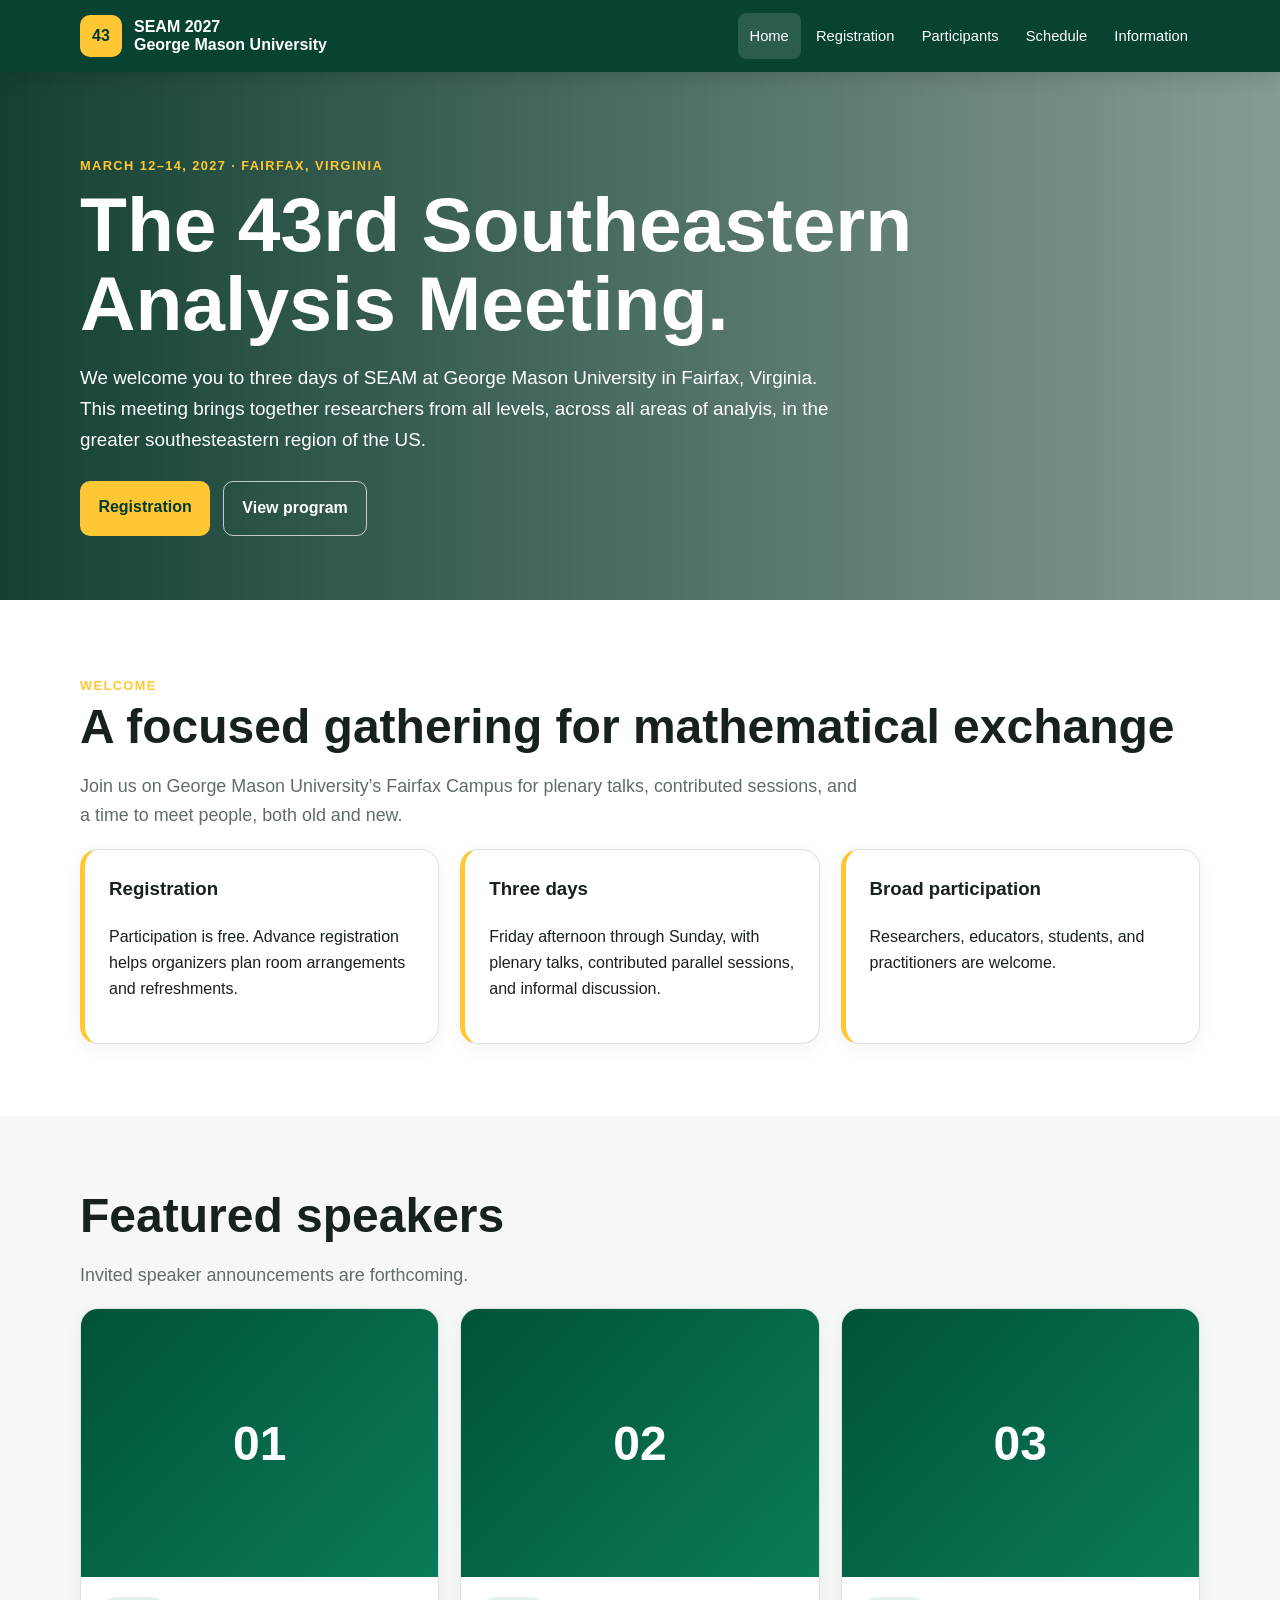
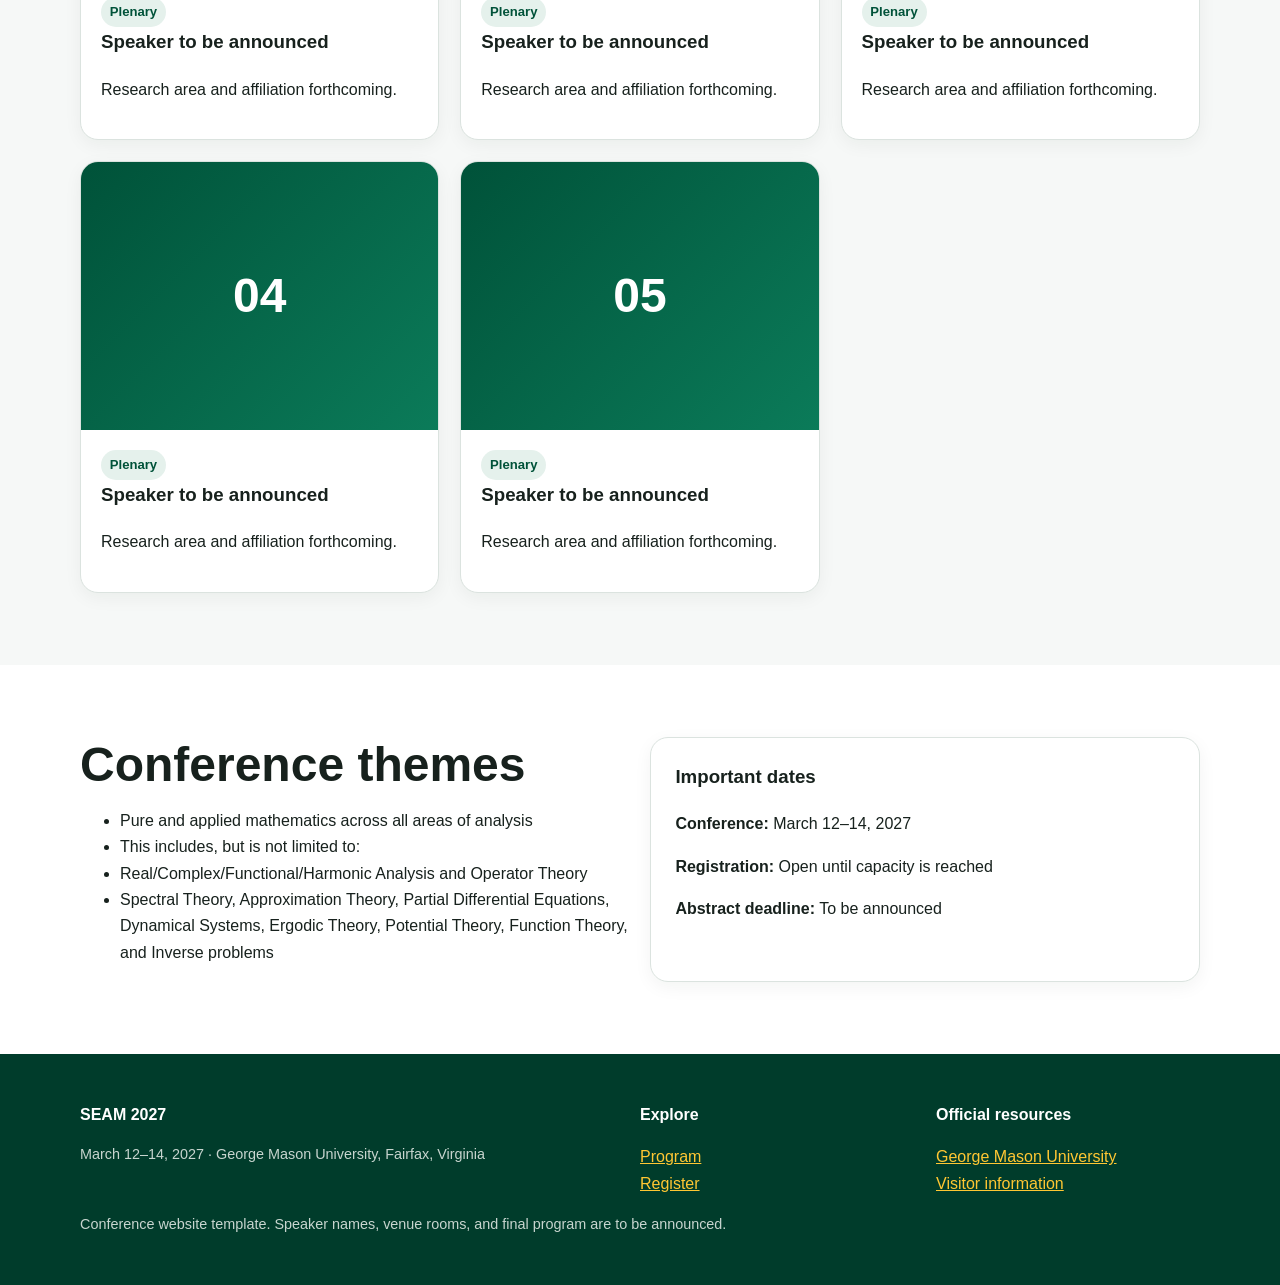
<file: index.html>
<!doctype html>
<html lang="en">
  <head>
    <meta charset="utf-8">
    <meta
      name="viewport"
      content="width=device-width,initial-scale=1"
    >
    <meta
      name="description"
      content="Home for SEAM 43"
    >
    <title>Home | SEAM 43</title>
    <link rel="stylesheet" href="styles.css">
  </head>

  <body>

    <header class="site-header">
      <div class="container nav">
        <a
          class="brand"
          href="index.html"
          aria-current="page"
        >
          <span class="brand-mark">43</span>
          <span>
            SEAM 2027<br>
            George Mason University
          </span>
        </a>

        <button
          class="menu-button"
          aria-label="Toggle navigation"
          aria-expanded="false"
        >
          ☰
        </button>

        <nav class="nav-links" aria-label="Primary">
          <a href="index.html" aria-current="page">Home</a>
          <a href="registration.html">Registration</a>
          <a href="participants.html">Participants</a>
          <a href="schedule.html">Schedule</a>
          <a href="information.html">Information</a>
        </nav>
      </div>
    </header>

    <section class="hero ">
      <div class="container hero-inner">
        <span class="eyebrow">
          March 12–14, 2027 · Fairfax, Virginia
        </span>

        <h1>The 43rd Southeastern Analysis Meeting.</h1>

        <p>
          We welcome you to three days of SEAM at George Mason University in Fairfax, Virginia. This meeting brings together
          researchers from all levels, across all areas of analyis, in the greater southesteastern region of the US.
        </p>

        <div class="button-row">
          <a class="btn" href="registration.html">Registration</a>
          <a class="btn secondary" href="schedule.html">View program</a>
        </div>
      </div>
    </section>

    <main id="main">
      <section>
        <div class="container">
          <span class="eyebrow">Welcome</span>

          <h2 class="section-title">
            A focused gathering for mathematical exchange
          </h2>

          <p class="lead">
            Join us on George Mason University’s Fairfax Campus for plenary
            talks, contributed sessions, and a time to meet people, both old and new.
          </p>

          <div class="grid three">
            <article class="card stat">
              <h3>Registration</h3>

              <p>
                Participation is free. Advance registration helps organizers
                plan room arrangements and refreshments.
              </p>
            </article>

            <article class="card stat">
              <h3>Three days</h3>

              <p>
                Friday afternoon through Sunday, with plenary talks, contributed parallel sessions,
                and informal discussion.
              </p>
            </article>

            <article class="card stat">
              <h3>Broad participation</h3>

              <p>
                Researchers, educators, students, and practitioners are
                welcome.
              </p>
            </article>
          </div>
        </div>
      </section>

      <section class="section-alt">
        <div class="container">
          <h2 class="section-title">Featured speakers</h2>

          <p class="lead">
            Invited speaker announcements are forthcoming.
          </p>

          <div class="grid three">
            <article class="card speaker">
              <div class="speaker-photo">01</div>

              <div class="speaker-body">
                <span class="tag">Plenary</span>
                <h3>Speaker to be announced</h3>
                <p>Research area and affiliation forthcoming.</p>
              </div>
            </article>

            <article class="card speaker">
              <div class="speaker-photo">02</div>

              <div class="speaker-body">
                <span class="tag">Plenary</span>
                <h3>Speaker to be announced</h3>
                <p>Research area and affiliation forthcoming.</p>
              </div>
            </article>

            <article class="card speaker">
              <div class="speaker-photo">03</div>

              <div class="speaker-body">
                <span class="tag">Plenary</span>
                <h3>Speaker to be announced</h3>
                <p>Research area and affiliation forthcoming.</p>
              </div>
            </article>

            <article class="card speaker">
              <div class="speaker-photo">04</div>

              <div class="speaker-body">
                <span class="tag">Plenary</span>
                <h3>Speaker to be announced</h3>
                <p>Research area and affiliation forthcoming.</p>
              </div>
            </article>

            <article class="card speaker">
              <div class="speaker-photo">05</div>

              <div class="speaker-body">
                <span class="tag">Plenary</span>
                <h3>Speaker to be announced</h3>
                <p>Research area and affiliation forthcoming.</p>
              </div>
            </article>
          </div>
        </div>
      </section>

      <section>
        <div class="container grid two">
          <div>
            <h2 class="section-title">Conference themes</h2>

            <ul>
              <li>Pure and applied mathematics across all areas of analysis</li>
              <li>This includes, but is not limited to:</li>
              <li>Real/Complex/Functional/Harmonic Analysis and Operator Theory</li>
              <li>Spectral Theory, Approximation Theory, Partial Differential Equations, Dynamical Systems, Ergodic Theory, Potential Theory, Function Theory, and Inverse problems</li>
            </ul>
          </div>

          <div class="card">
            <h3>Important dates</h3>

            <p>
              <strong>Conference:</strong> March 12–14, 2027
            </p>

            <p>
              <strong>Registration:</strong> Open until capacity is reached
            </p>

            <p>
              <strong>Abstract deadline:</strong> To be announced
            </p>
          </div>
        </div>
      </section>
    </main>

    <footer class="footer">
      <div class="container footer-grid">
        <div>
          <strong>SEAM 2027</strong>

          <p class="fine">
            March 12–14, 2027 · George Mason University, Fairfax, Virginia
          </p>
        </div>

        <div>
          <strong>Explore</strong>

          <p>
            <a href="schedule.html">Program</a><br>
            <a href="registration.html">Register</a>
          </p>
        </div>

        <div>
          <strong>Official resources</strong>

          <p>
            <a href="https://www.gmu.edu/">George Mason University</a><br>
            <a href="https://www3.gmu.edu/resources/visitors/">
              Visitor information
            </a>
          </p>
        </div>
      </div>

      <div class="container fine">
        Conference website template. Speaker names, venue rooms, and final
        program are to be announced.
      </div>
    </footer>

    <script src="site.js"></script>
  </body>
</html>
</file>
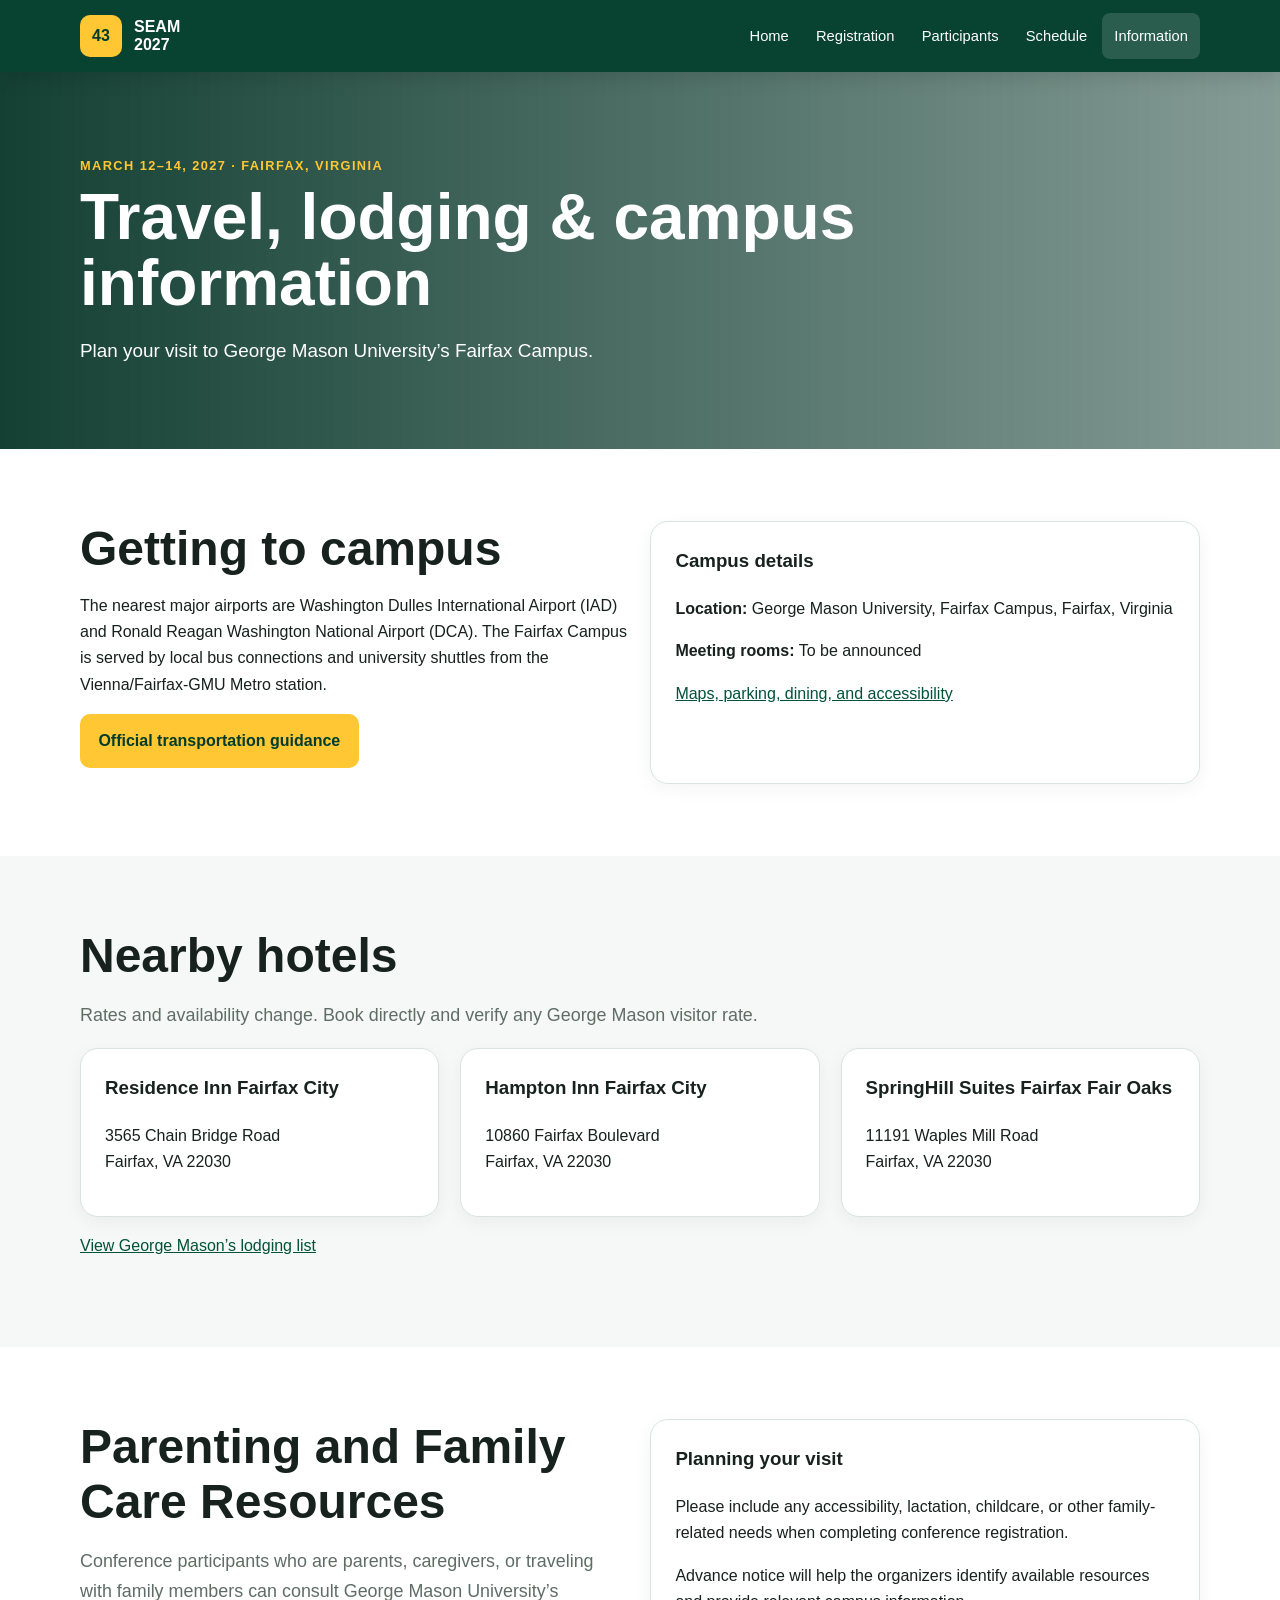
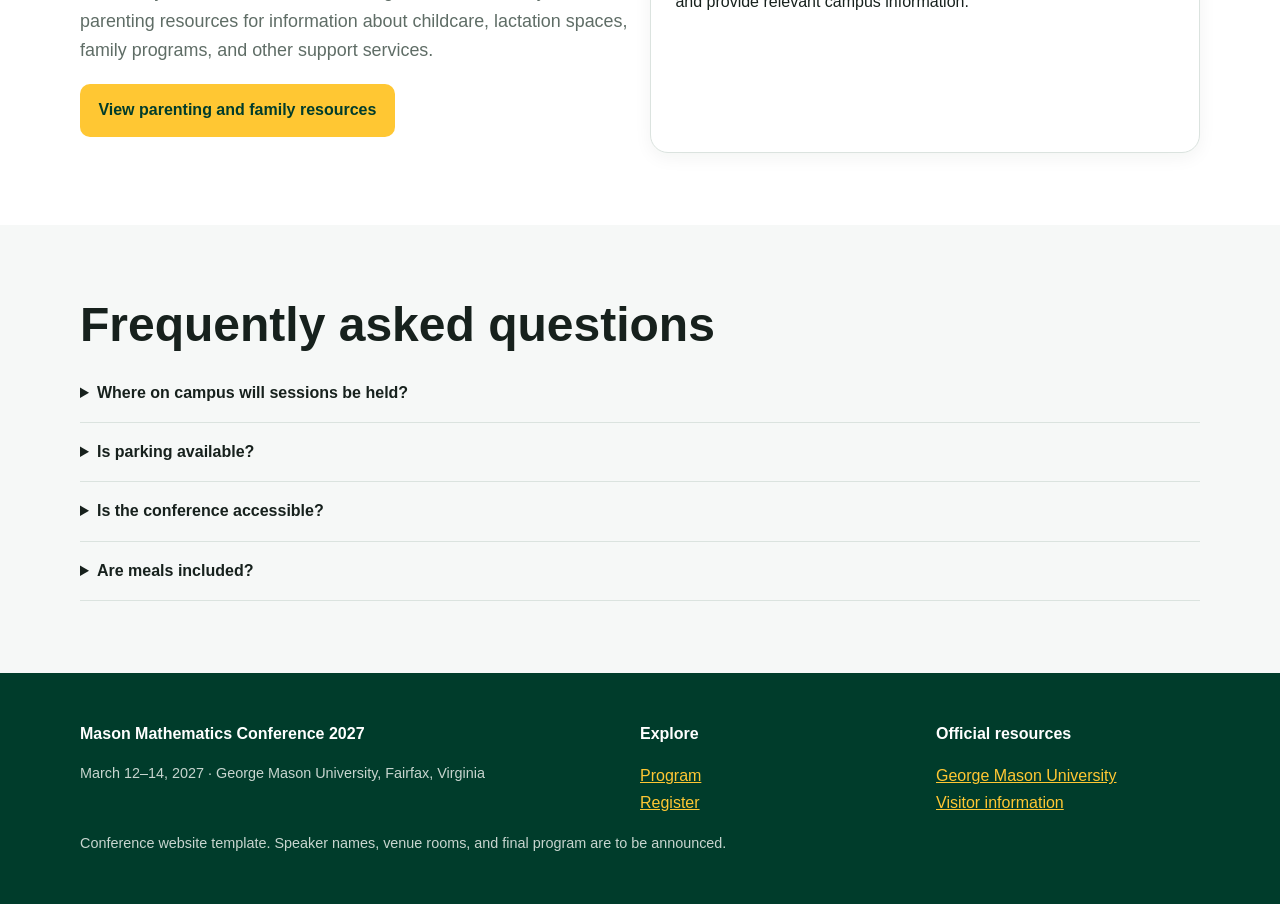
<file: information.html>
<!doctype html>
<html lang="en">
<head>
  <meta charset="utf-8">
  <meta name="viewport" content="width=device-width,initial-scale=1">
  <meta name="description" content="Information for SEAM 2027">
  <title>Information | MSEAM 2027</title>
  <link rel="stylesheet" href="styles.css">
</head>

<body>
  <aainSkip to content</a>

  <header class="site-header">
    <div class="container nav">
      <a class="brand" href="index.html">
        <span class="brand-mark">43</span>
        <span>SEAM<br>2027</span>
      </a>

      <button
        class="menu-button"
        aria-label="Toggle navigation"
        aria-expanded="false"
      >
        ☰
      </button>

      <nav class="nav-links" aria-label="Primary">
        <a href="index.html">Home</a>
        <a href="registration.html">Registration</a>
        <a href="participants.html">Participants</a>
        <a href="schedule.html">Schedule</a>
        <a href="information.html" aria-current="page">Information</a>
      </nav>
    </div>
  </header>

  <section class="hero small">
    <div class="container hero-inner">
      <span class="eyebrow">
        March 12–14, 2027 · Fairfax, Virginia
      </span>
      <h1>Travel, lodging &amp; campus information</h1>
      <p>Plan your visit to George Mason University’s Fairfax Campus.</p>
    </div>
  </section>

  <main id="main">
    <section>
      <div class="container grid two">
        <div>
          <h2 class="section-title">Getting to campus</h2>
          <p>
            The nearest major airports are Washington Dulles International
            Airport (IAD) and Ronald Reagan Washington National Airport (DCA).
            The Fairfax Campus is served by local bus connections and
            university shuttles from the Vienna/Fairfax-GMU Metro station.
          </p>
          <p>
            <a
              class="btn"
              href="https://orientation.gmu.edu/getting-to-campus/"
            >
              Official transportation guidance
            </a>
          </p>
        </div>

        <div class="card">
          <h3>Campus details</h3>
          <p>
            <strong>Location:</strong> George Mason University, Fairfax Campus,
            Fairfax, Virginia
          </p>
          <p><strong>Meeting rooms:</strong> To be announced</p>
          <p>
            <a href="https://www3.gmu.edu/resources/visitors/">
              Maps, parking, dining, and accessibility
            </a>
          </p>
        </div>
      </div>
    </section>

    <section class="section-alt">
      <div class="container">
        <h2 class="section-title">Nearby hotels</h2>
        <p class="lead">
          Rates and availability change. Book directly and verify any George
          Mason visitor rate.
        </p>

        <div class="grid three">
          <article class="card">
            <h3>Residence Inn Fairfax City</h3>
            <p>
              3565 Chain Bridge Road<br>
              Fairfax, VA 22030
            </p>
          </article>

          <article class="card">
            <h3>Hampton Inn Fairfax City</h3>
            <p>
              10860 Fairfax Boulevard<br>
              Fairfax, VA 22030
            </p>
          </article>

          <article class="card">
            <h3>SpringHill Suites Fairfax Fair Oaks</h3>
            <p>
              11191 Waples Mill Road<br>
              Fairfax, VA 22030
            </p>
          </article>
        </div>

        <p>
          <a href="https://masonfamily.gmu.edu/resources/where-to-stay/">
            View George Mason’s lodging list
          </a>
        </p>
      </div>
    </section>

    <section>
      <div class="container grid two">
        <div>
          <h2 class="section-title">
            Parenting and Family Care Resources
          </h2>
          <p class="lead">
            Conference participants who are parents, caregivers, or traveling
            with family members can consult George Mason University’s parenting
            resources for information about childcare, lactation spaces,
            family programs, and other support services.
          </p>
          <p>
            <a
              class="btn"
              href="https://hr.gmu.edu/support-resources/parenting/"
            >
              View parenting and family resources
            </a>
          </p>
        </div>

        <aside class="card">
          <h3>Planning your visit</h3>
          <p>
            Please include any accessibility, lactation, childcare, or other
            family-related needs when completing conference registration.
          </p>
          <p>
            Advance notice will help the organizers identify available
            resources and provide relevant campus information.
          </p>
        </aside>
      </div>
    </section>

    <section class="section-alt">
      <div class="container">
        <h2 class="section-title">Frequently asked questions</h2>

        <details>
          <summary>Where on campus will sessions be held?</summary>
          <p>
            The building and room assignments will be announced with the final
            program.
          </p>
        </details>

        <details>
          <summary>Is parking available?</summary>
          <p>
            Consult George Mason’s visitor information for current options and
            instructions.
          </p>
        </details>

        <details>
          <summary>Is the conference accessible?</summary>
          <p>
            Organizers intend to use accessible meeting spaces. Include
            accommodation requests in registration.
          </p>
        </details>

        <details>
          <summary>Are meals included?</summary>
          <p>
            Refreshment and meal details will appear in the final program.
            On-campus dining options are available.
          </p>
        </details>
      </div>
    </section>
  </main>

  <footer class="footer">
    <div class="container footer-grid">
      <div>
        <strong>Mason Mathematics Conference 2027</strong>
        <p class="fine">
          March 12–14, 2027 · George Mason University, Fairfax, Virginia
        </p>
      </div>

      <div>
        <strong>Explore</strong>
        <p>
          <a href="schedule.html">Program</a><br>
          <a href="registration.html">Register</a>
        </p>
      </div>

      <div>
        <strong>Official resources</strong>
        <p>
          <a href="https://www.gmu.edu/">George Mason University</a><br>
          <a href="https://www3.gmu.edu/resources/visitors/">
            Visitor information
          </a>
        </p>
      </div>
    </div>

    <div class="container fine">
      Conference website template. Speaker names, venue rooms, and final
      program are to be announced.
    </div>
  </footer>

  <script src="site.js"></script>
</body>
</html>
</file>
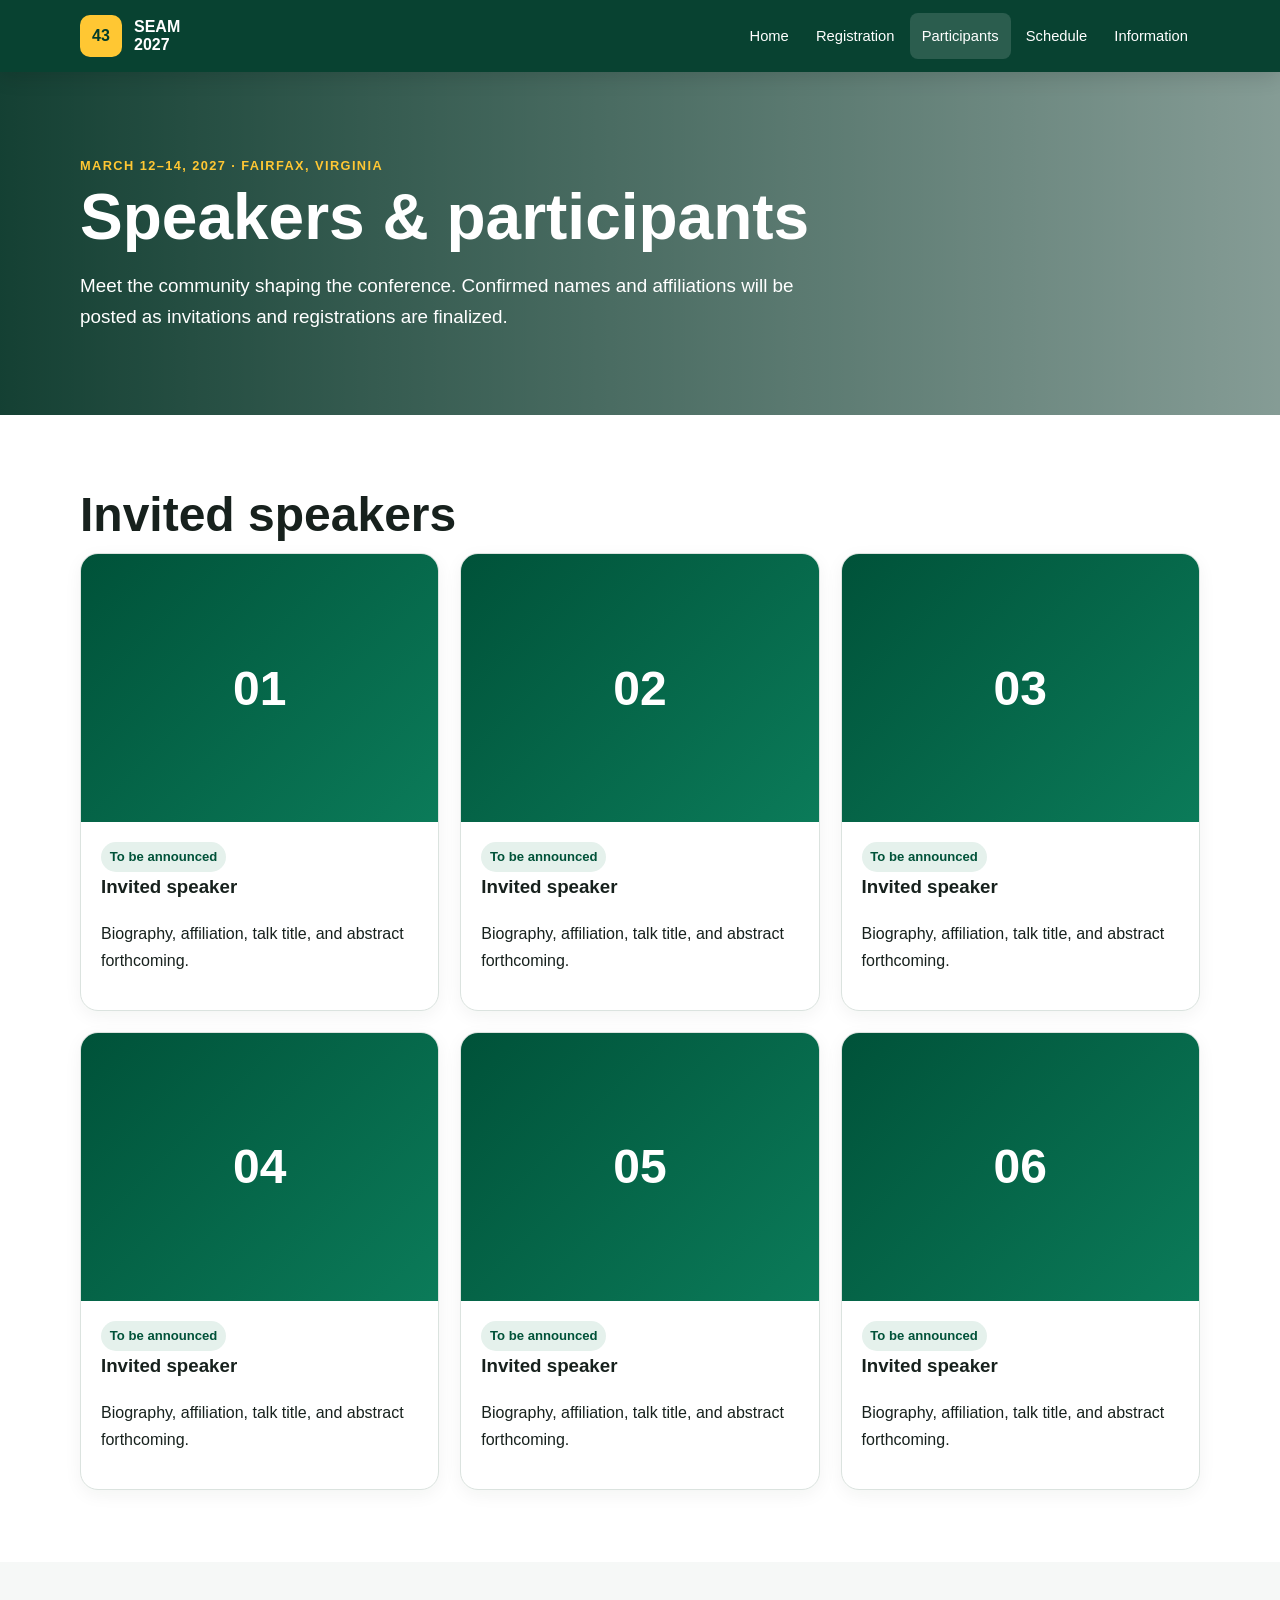
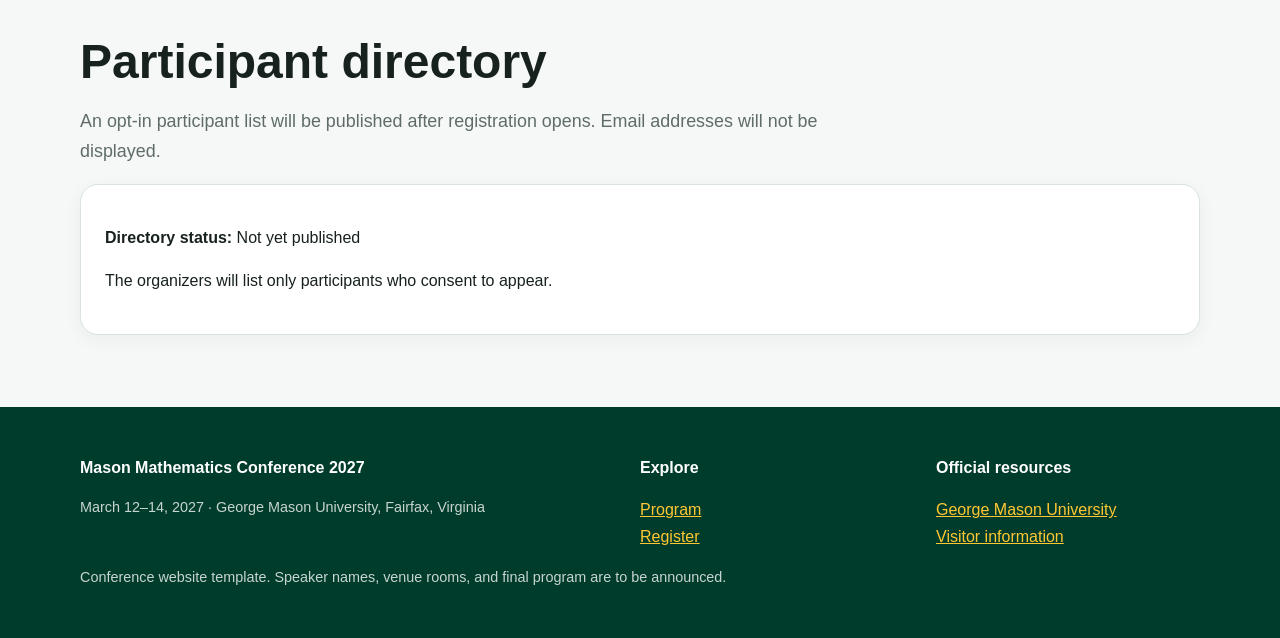
<file: participants.html>
<!doctype html><html lang="en"><head><meta charset="utf-8"><meta name="viewport" content="width=device-width,initial-scale=1"><meta name="description" content="Participants for SEAM 2027">
  <title>Participants | SEAM 2027</title><link rel="stylesheet" href="styles.css"></head><body><a class="skip" href="#main">Skip to content</a><header class="site-header">
    <div class="container nav"><a class="brand" href="index.html"><span class="brand-mark">43</span><span>SEAM<br>2027</span></a><button class="menu-button" aria-label="Toggle navigation" aria-expanded="false">☰</button><nav class="nav-links" aria-label="Primary"><a href="index.html">Home</a><a href="registration.html">Registration</a><a href="participants.html" aria-current="page">Participants</a><a href="schedule.html">Schedule</a><a href="information.html">Information</a></nav></div></header><section class="hero small"><div class="container hero-inner"><span class="eyebrow">March 12–14, 2027 · Fairfax, Virginia</span><h1>Speakers & participants</h1><p>Meet the community shaping the conference. Confirmed names and affiliations will be posted as invitations and registrations are finalized.</p></div></section><main id="main"><section><div class="container"><h2 class="section-title">Invited speakers</h2><div class="grid three"><article class="card speaker"><div class="speaker-photo">01</div><div class="speaker-body"><span class="tag">To be announced</span><h3>Invited speaker</h3><p>Biography, affiliation, talk title, and abstract forthcoming.</p></div></article><article class="card speaker"><div class="speaker-photo">02</div><div class="speaker-body"><span class="tag">To be announced</span><h3>Invited speaker</h3><p>Biography, affiliation, talk title, and abstract forthcoming.</p></div></article><article class="card speaker"><div class="speaker-photo">03</div><div class="speaker-body"><span class="tag">To be announced</span><h3>Invited speaker</h3><p>Biography, affiliation, talk title, and abstract forthcoming.</p></div></article><article class="card speaker"><div class="speaker-photo">04</div><div class="speaker-body"><span class="tag">To be announced</span><h3>Invited speaker</h3><p>Biography, affiliation, talk title, and abstract forthcoming.</p></div></article><article class="card speaker"><div class="speaker-photo">05</div><div class="speaker-body"><span class="tag">To be announced</span><h3>Invited speaker</h3><p>Biography, affiliation, talk title, and abstract forthcoming.</p></div></article><article class="card speaker"><div class="speaker-photo">06</div><div class="speaker-body"><span class="tag">To be announced</span><h3>Invited speaker</h3><p>Biography, affiliation, talk title, and abstract forthcoming.</p></div></article></div></div></section><section class="section-alt"><div class="container"><h2 class="section-title">Participant directory</h2><p class="lead">An opt-in participant list will be published after registration opens. Email addresses will not be displayed.</p><div class="card"><p><strong>Directory status:</strong> Not yet published</p><p>The organizers will list only participants who consent to appear.</p></div></div></section></main><footer class="footer"><div class="container footer-grid"><div><strong>Mason Mathematics Conference 2027</strong><p class="fine">March 12–14, 2027 · George Mason University, Fairfax, Virginia</p></div><div><strong>Explore</strong><p><a href="schedule.html">Program</a><br><a href="registration.html">Register</a></p></div><div><strong>Official resources</strong><p><a href="https://www.gmu.edu/">George Mason University</a><br><a href="https://www3.gmu.edu/resources/visitors/">Visitor information</a></p></div></div><div class="container fine">Conference website template. Speaker names, venue rooms, and final program are to be announced.</div></footer><script src="site.js"></script></body></html>
</file>
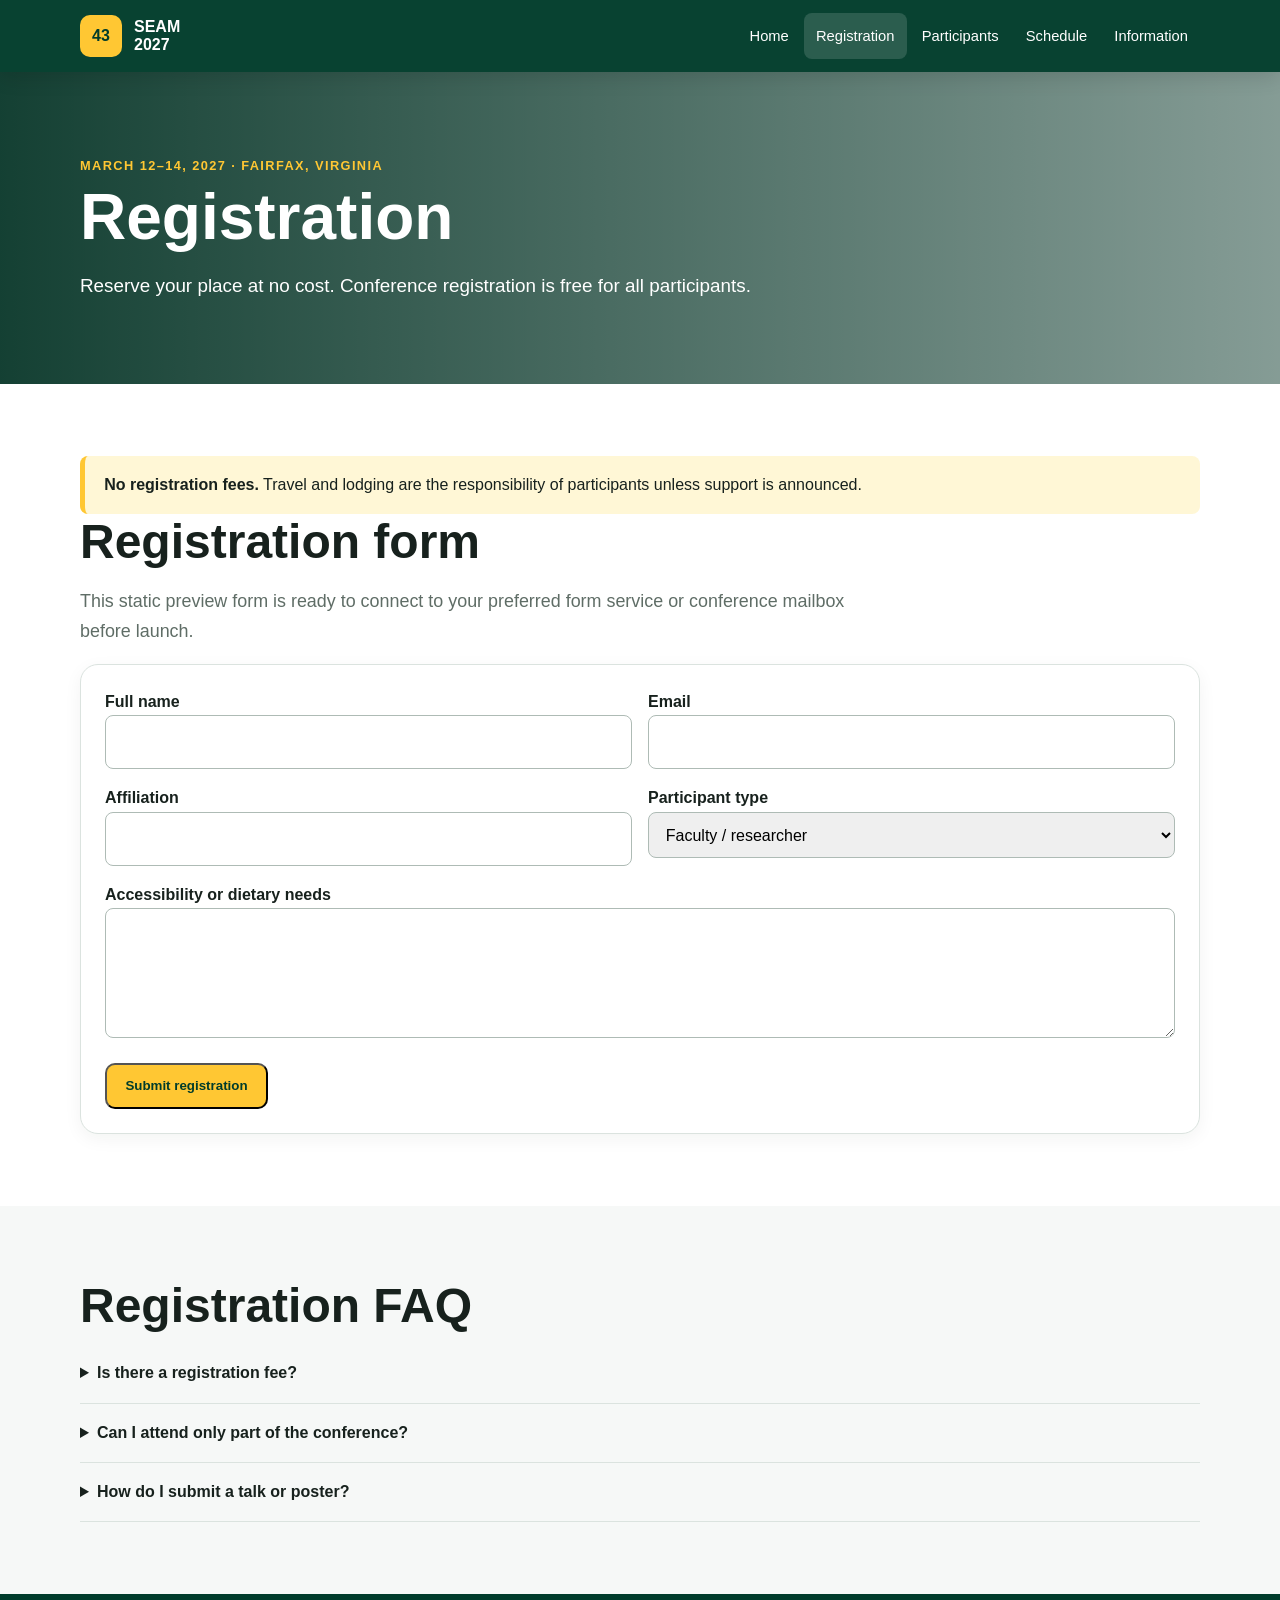
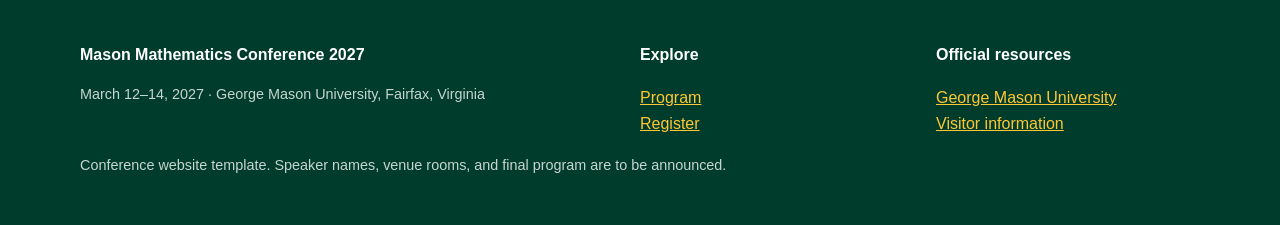
<file: registration.html>
<!doctype html><html lang="en"><head><meta charset="utf-8"><meta name="viewport" content="width=device-width,initial-scale=1"><meta name="description" content="Registration for SEAM 2027"><title>Registration | SEAM 2027</title><link rel="stylesheet" href="styles.css"></head><body><a class="skip" href="#main">Skip to content</a><header class="site-header"><div class="container nav"><a class="brand" href="index.html"><span class="brand-mark">43</span><span>SEAM<br>2027</span></a><button class="menu-button" aria-label="Toggle navigation" aria-expanded="false">☰</button><nav class="nav-links" aria-label="Primary"><a href="index.html">Home</a><a href="registration.html" aria-current="page">Registration</a><a href="participants.html">Participants</a><a href="schedule.html">Schedule</a><a href="information.html">Information</a></nav></div></header><section class="hero small"><div class="container hero-inner"><span class="eyebrow">March 12–14, 2027 · Fairfax, Virginia</span><h1>Registration</h1><p>Reserve your place at no cost. Conference registration is free for all participants.</p></div></section><main id="main"><section><div class="container"><div class="notice"><strong>No registration fees.</strong> Travel and lodging are the responsibility of participants unless support is announced.</div><h2 class="section-title">Registration form</h2><p class="lead">This static preview form is ready to connect to your preferred form service or conference mailbox before launch.</p><form class="card" onsubmit="event.preventDefault();document.getElementById('form-status').hidden=false"><div class="form-grid"><div><label for="name">Full name</label><input id="name" required></div><div><label for="email">Email</label><input id="email" type="email" required></div><div><label for="affiliation">Affiliation</label><input id="affiliation"></div><div><label for="role">Participant type</label><select id="role"><option>Faculty / researcher</option><option>Graduate student</option><option>Undergraduate student</option><option>Educator</option><option>Other</option></select></div><div class="full"><label for="access">Accessibility or dietary needs</label><textarea id="access"></textarea></div><div class="full"><button class="btn" type="submit">Submit registration</button><p id="form-status" hidden><strong>Demo received.</strong> Connect this form to a form endpoint before publishing.</p></div></div></form></div></section><section class="section-alt"><div class="container"><h2 class="section-title">Registration FAQ</h2><details><summary>Is there a registration fee?</summary><p>No. Registration is free.</p></details><details><summary>Can I attend only part of the conference?</summary><p>Yes. Indicate your expected attendance when the final registration form is connected.</p></details><details><summary>How do I submit a talk or poster?</summary><p>Instructions and deadlines will be posted when the call for contributions opens.</p></details></div></section></main><footer class="footer"><div class="container footer-grid"><div><strong>Mason Mathematics Conference 2027</strong><p class="fine">March 12–14, 2027 · George Mason University, Fairfax, Virginia</p></div><div><strong>Explore</strong><p><a href="schedule.html">Program</a><br><a href="registration.html">Register</a></p></div><div><strong>Official resources</strong><p><a href="https://www.gmu.edu/">George Mason University</a><br><a href="https://www3.gmu.edu/resources/visitors/">Visitor information</a></p></div></div><div class="container fine">Conference website template. Speaker names, venue rooms, and final program are to be announced.</div></footer><script src="site.js"></script></body></html>
</file>
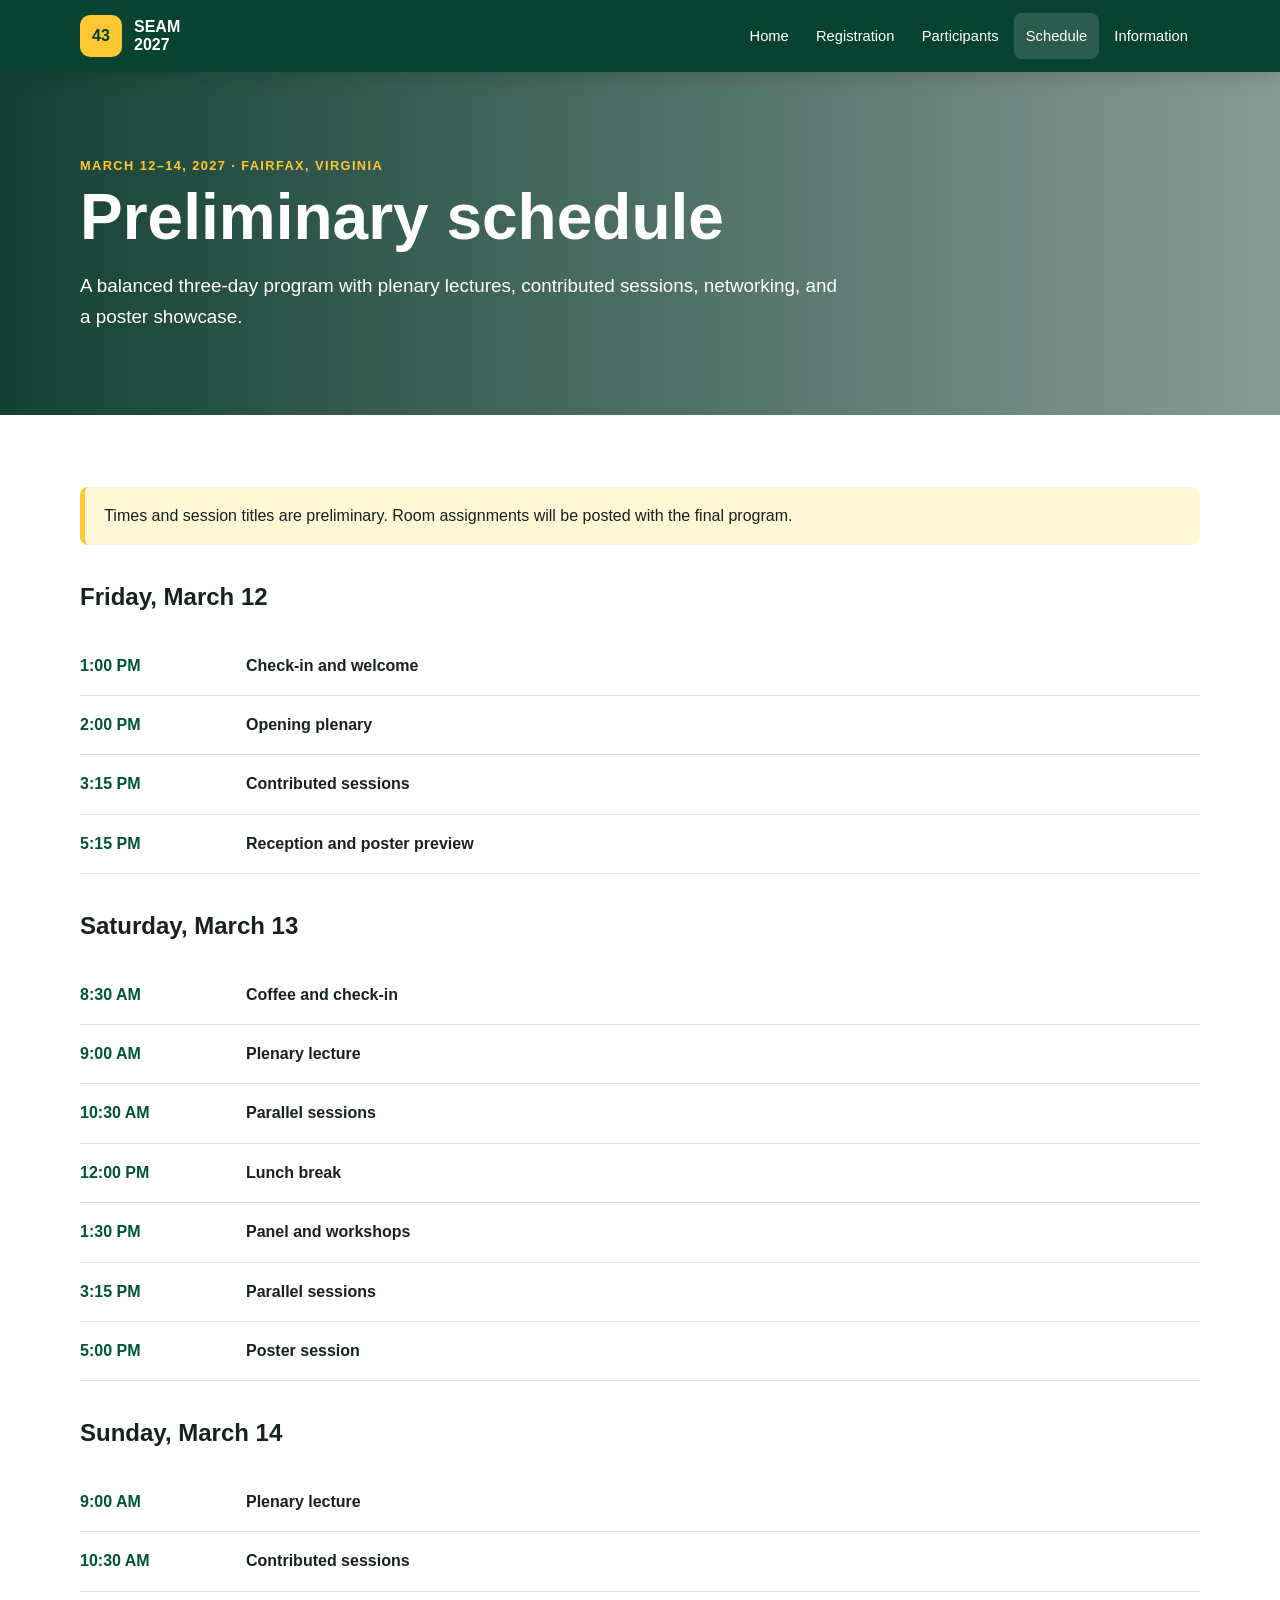
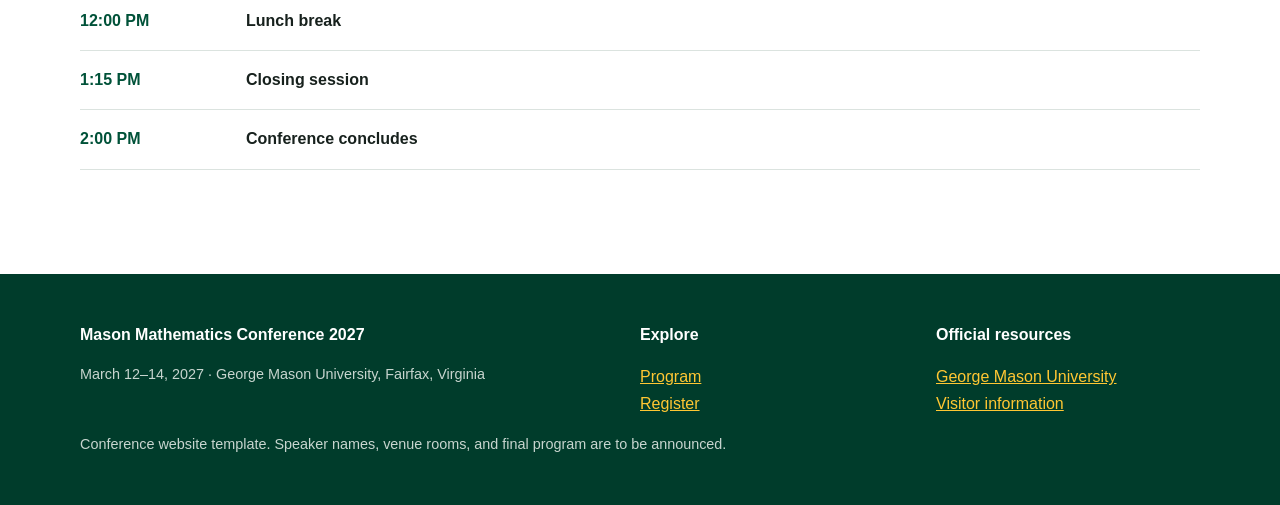
<file: schedule.html>
<!doctype html><html lang="en"><head><meta charset="utf-8"><meta name="viewport" content="width=device-width,initial-scale=1"><meta name="description" content="Schedule for SEAM 2027"><title>Schedule | SEAM 2027</title><link rel="stylesheet" href="styles.css"></head><body><a class="skip" href="#main">Skip to content</a><header class="site-header"><div class="container nav"><a class="brand" href="index.html"><span class="brand-mark">43</span><span>SEAM<br>2027</span></a><button class="menu-button" aria-label="Toggle navigation" aria-expanded="false">☰</button><nav class="nav-links" aria-label="Primary"><a href="index.html">Home</a><a href="registration.html">Registration</a><a href="participants.html">Participants</a><a href="schedule.html" aria-current="page">Schedule</a><a href="information.html">Information</a></nav></div></header><section class="hero small"><div class="container hero-inner"><span class="eyebrow">March 12–14, 2027 · Fairfax, Virginia</span><h1>Preliminary schedule</h1><p>A balanced three-day program with plenary lectures, contributed sessions, networking, and a poster showcase.</p></div></section><main id="main"><section><div class="container"><div class="notice">Times and session titles are preliminary. Room assignments will be posted with the final program.</div><div class="schedule-day"><h2>Friday, March 12</h2><div class="schedule-item"><div class="time">1:00 PM</div><div><strong>Check-in and welcome</strong></div></div><div class="schedule-item"><div class="time">2:00 PM</div><div><strong>Opening plenary</strong></div></div><div class="schedule-item"><div class="time">3:15 PM</div><div><strong>Contributed sessions</strong></div></div><div class="schedule-item"><div class="time">5:15 PM</div><div><strong>Reception and poster preview</strong></div></div></div><div class="schedule-day"><h2>Saturday, March 13</h2><div class="schedule-item"><div class="time">8:30 AM</div><div><strong>Coffee and check-in</strong></div></div><div class="schedule-item"><div class="time">9:00 AM</div><div><strong>Plenary lecture</strong></div></div><div class="schedule-item"><div class="time">10:30 AM</div><div><strong>Parallel sessions</strong></div></div><div class="schedule-item"><div class="time">12:00 PM</div><div><strong>Lunch break</strong></div></div><div class="schedule-item"><div class="time">1:30 PM</div><div><strong>Panel and workshops</strong></div></div><div class="schedule-item"><div class="time">3:15 PM</div><div><strong>Parallel sessions</strong></div></div><div class="schedule-item"><div class="time">5:00 PM</div><div><strong>Poster session</strong></div></div></div><div class="schedule-day"><h2>Sunday, March 14</h2><div class="schedule-item"><div class="time">9:00 AM</div><div><strong>Plenary lecture</strong></div></div><div class="schedule-item"><div class="time">10:30 AM</div><div><strong>Contributed sessions</strong></div></div><div class="schedule-item"><div class="time">12:00 PM</div><div><strong>Lunch break</strong></div></div><div class="schedule-item"><div class="time">1:15 PM</div><div><strong>Closing session</strong></div></div><div class="schedule-item"><div class="time">2:00 PM</div><div><strong>Conference concludes</strong></div></div></div></div></section></main><footer class="footer"><div class="container footer-grid"><div><strong>Mason Mathematics Conference 2027</strong><p class="fine">March 12–14, 2027 · George Mason University, Fairfax, Virginia</p></div><div><strong>Explore</strong><p><a href="schedule.html">Program</a><br><a href="registration.html">Register</a></p></div><div><strong>Official resources</strong><p><a href="https://www.gmu.edu/">George Mason University</a><br><a href="https://www3.gmu.edu/resources/visitors/">Visitor information</a></p></div></div><div class="container fine">Conference website template. Speaker names, venue rooms, and final program are to be announced.</div></footer><script src="site.js"></script></body></html>
</file>
<file: styles.css>
:root {
  --green: #005239;
  --green2: #003c2b;
  --gold: #ffc733;
  --ink: #17211d;
  --muted: #5f6d66;
  --paper: #f6f8f7;
  --white: #fff;
  --line: #dbe3df;
  --shadow: 0 14px 36px rgba(0,35,24,.12);
  --radius: 18px;
}

* {
  box-sizing: border-box;
}

html {
  scroll-behavior: smooth;
}

body {
  margin: 0;
  font-family: "Open Sans",Arial,sans-serif;
  color: var(--ink);
  line-height: 1.65;
  background: var(--white);
}

a {
  color: var(--green);
}

img {
  max-width: 100%;
  display: block;
}

.container {
  width: min(1120px,calc(100% - 2rem));
  margin: auto;
}

.site-header {
  position: sticky;
  top: 0;
  z-index: 50;
  background: rgba(0,60,43,.97);
  box-shadow: 0 4px 20px rgba(0,0,0,.14);
}

.nav {
  min-height: 72px;
  display: flex;
  align-items: center;
  justify-content: space-between;
  gap: 1rem;
}

.brand {
  display: flex;
  align-items: center;
  gap: .75rem;
  color: white;
  text-decoration: none;
  font-weight: 800;
  line-height: 1.1;
}

.brand-mark {
  width: 42px;
  height: 42px;
  display: grid;
  place-items: center;
  background: var(--gold);
  color: var(--green2);
  font-weight: 900;
  border-radius: 10px;
}

.nav-links {
  display: flex;
  gap: .2rem;
  align-items: center;
}

.nav-links a {
  color: white;
  text-decoration: none;
  padding: .7rem .75rem;
  border-radius: 8px;
  font-size: .92rem;
}

.nav-links a:hover,
.nav-links a[aria-current="page"] {
  background: rgba(255,255,255,.14);
}

.menu-button {
  display: none;
  background: transparent;
  border: 1px solid rgba(255,255,255,.5);
  color: #fff;
  border-radius: 8px;
  padding: .45rem .7rem;
  font-size: 1.2rem;
}

.hero {
  min-height: 430px;
  display: grid;
  align-items: end;
  color: white;
  background:
    linear-gradient(
      90deg,
      rgba(0,48,34,.92),
      rgba(0,48,34,.48)
    ),
    url('https://www.gmu.edu/sites/default/files/styles/extra_large_content_image/public/2024-05/240425015.jpg') center/cover;
}

.hero.small {
  min-height: 310px;
}

.hero-inner {
  padding: 5rem 0 4rem;
}

.eyebrow {
  display: inline-block;
  color: var(--gold);
  font-weight: 800;
  text-transform: uppercase;
  letter-spacing: .11em;
  font-size: .8rem;
}

.hero h1 {
  font-size: clamp(2.4rem,6vw,5rem);
  max-width: 900px;
  line-height: 1.03;
  margin: .4rem 0 1rem;
}

.hero.small h1 {
  font-size: clamp(2.3rem,5vw,4rem);
}

.hero p {
  font-size: 1.18rem;
  max-width: 760px;
}

.button-row {
  display: flex;
  gap: .8rem;
  flex-wrap: wrap;
  margin-top: 1.6rem;
}

.btn {
  display: inline-block;
  padding: .85rem 1.15rem;
  border-radius: 10px;
  text-decoration: none;
  font-weight: 800;
  background: var(--gold);
  color: var(--green2);
}

.btn.secondary {
  background: transparent;
  color: #fff;
  border: 1px solid rgba(255,255,255,.7);
}

main section {
  padding: 4.5rem 0;
}

.section-alt {
  background: var(--paper);
}

.section-title {
  font-size: clamp(1.8rem,4vw,3rem);
  line-height: 1.15;
  margin: 0 0 .7rem;
}

.lead {
  font-size: 1.12rem;
  color: var(--muted);
  max-width: 780px;
}

.grid {
  display: grid;
  gap: 1.3rem;
}

.grid.three {
  grid-template-columns: repeat(3,1fr);
}

.grid.two {
  grid-template-columns: repeat(2,1fr);
}

.card {
  background: white;
  border: 1px solid var(--line);
  border-radius: var(--radius);
  padding: 1.5rem;
  box-shadow: 0 5px 18px rgba(0,35,24,.05);
}

.card h3 {
  margin-top: 0;
}

.stat {
  border-left: 5px solid var(--gold);
}

.speaker {
  padding: 0;
  overflow: hidden;
}

.speaker-photo {
  aspect-ratio: 4/3;
  background: linear-gradient(135deg,var(--green),#0b7b59);
  display: grid;
  place-items: center;
  color: white;
  font-size: 3rem;
  font-weight: 900;
}

.speaker-body {
  padding: 1.25rem;
}

.notice {
  background: #fff7d6;
  border-left: 5px solid var(--gold);
  padding: 1rem 1.2rem;
  border-radius: 8px;
}

.schedule-day {
  margin: 2rem 0;
}

.schedule-item {
  display: grid;
  grid-template-columns: 150px 1fr;
  gap: 1rem;
  padding: 1rem 0;
  border-bottom: 1px solid var(--line);
}

.time {
  font-weight: 800;
  color: var(--green);
}

table {
  width: 100%;
  border-collapse: collapse;
  background: white;
  border-radius: 12px;
  overflow: hidden;
}

th,
td {
  text-align: left;
  padding: 1rem;
  border-bottom: 1px solid var(--line);
}

th {
  background: var(--green);
  color: white;
}

.form-grid {
  display: grid;
  grid-template-columns: 1fr 1fr;
  gap: 1rem;
}

label {
  font-weight: 700;
  display: block;
}

input,
select,
textarea {
  width: 100%;
  padding: .8rem;
  border: 1px solid #aebbb5;
  border-radius: 8px;
  font: inherit;
}

textarea {
  min-height: 130px;
}

.full {
  grid-column: 1/-1;
}

details {
  border-bottom: 1px solid var(--line);
  padding: 1rem 0;
}

summary {
  font-weight: 800;
  cursor: pointer;
}

.footer {
  background: var(--green2);
  color: white;
  padding: 3rem 0;
}

.footer a {
  color: var(--gold);
}

.footer-grid {
  display: grid;
  grid-template-columns: 2fr 1fr 1fr;
  gap: 2rem;
}

.fine {
  color: #c7d5cf;
  font-size: .9rem;
}

.tag {
  display: inline-block;
  background: #e5f1ec;
  color: var(--green);
  padding: .25rem .55rem;
  border-radius: 99px;
  font-size: .82rem;
  font-weight: 800;
}

.skip {
  position: absolute;
  left: -999px;
}

.skip:focus {
  left: 1rem;
  top: 1rem;
  background: white;
  padding: .6rem;
  z-index: 99;
}

@media(max-width:800px) {
  .menu-button {
    display: block;
  }

  .nav-links {
    display: none;
    position: absolute;
    top: 72px;
    left: 0;
    right: 0;
    background: var(--green2);
    padding: 1rem;
    flex-direction: column;
    align-items: stretch;
  }

  .nav-links.open {
    display: flex;
  }

  .grid.three,
  .grid.two,
  .footer-grid,
  .form-grid {
    grid-template-columns: 1fr;
  }

  .schedule-item {
    grid-template-columns: 1fr;
    gap: .1rem;
  }

  .hero {
    min-height: 390px;
  }

  .hero-inner {
    padding: 4rem 0 3rem;
  }
}  align-items: center;
}

.nav-links a {
  color: white;
  text-decoration: none;
  padding: .7rem .75rem;
  border-radius: 8px;
  font-size: .92rem;
}

.nav-links a:hover,
.nav-links a[aria-current="page"] {
  background: rgba(255,255,255,.14);
}

.menu-button {
  display: none;
  background: transparent;
  border: 1px solid rgba(255,255,255,.5);
  color: #fff;
  border-radius: 8px;
  padding: .45rem .7rem;
  font-size: 1.2rem;
}

.hero {
  min-height: 430px;
  display: grid;
  align-items: end;
  color: white;
  background:
    linear-gradient(
      90deg,
      rgba(0,48,34,.92),
      rgba(0,48,34,.48)
    ),
    url('https://www.gmu.edu/sites/default/files/styles/extra_large_content_image/public/2024-05/240425015.jpg') center/cover;
}

.hero.small {
  min-height: 310px;
}

.hero-inner {
  padding: 5rem 0 4rem;
}

.eyebrow {
  display: inline-block;
  color: var(--gold);
  font-weight: 800;
  text-transform: uppercase;
  letter-spacing: .11em;
  font-size: .8rem;
}

.hero h1 {
  font-size: clamp(2.4rem,6vw,5rem);
  max-width: 900px;
  line-height: 1.03;
  margin: .4rem 0 1rem;
}

.hero.small h1 {
  font-size: clamp(2.3rem,5vw,4rem);
}

.hero p {
  font-size: 1.18rem;
  max-width: 760px;
}

.button-row {
  display: flex;
  gap: .8rem;
  flex-wrap: wrap;
  margin-top: 1.6rem;
}

.btn {
  display: inline-block;
  padding: .85rem 1.15rem;
  border-radius: 10px;
  text-decoration: none;
  font-weight: 800;
  background: var(--gold);
  color: var(--green2);
}

.btn.secondary {
  background: transparent;
  color: #fff;
  border: 1px solid rgba(255,255,255,.7);
}

main section {
  padding: 4.5rem 0;
}

.section-alt {
  background: var(--paper);
}

.section-title {
  font-size: clamp(1.8rem,4vw,3rem);
  line-height: 1.15;
  margin: 0 0 .7rem;
}

.lead {
  font-size: 1.12rem;
  color: var(--muted);
  max-width: 780px;
}

.grid {
  display: grid;
  gap: 1.3rem;
}

.grid.three
</file>
